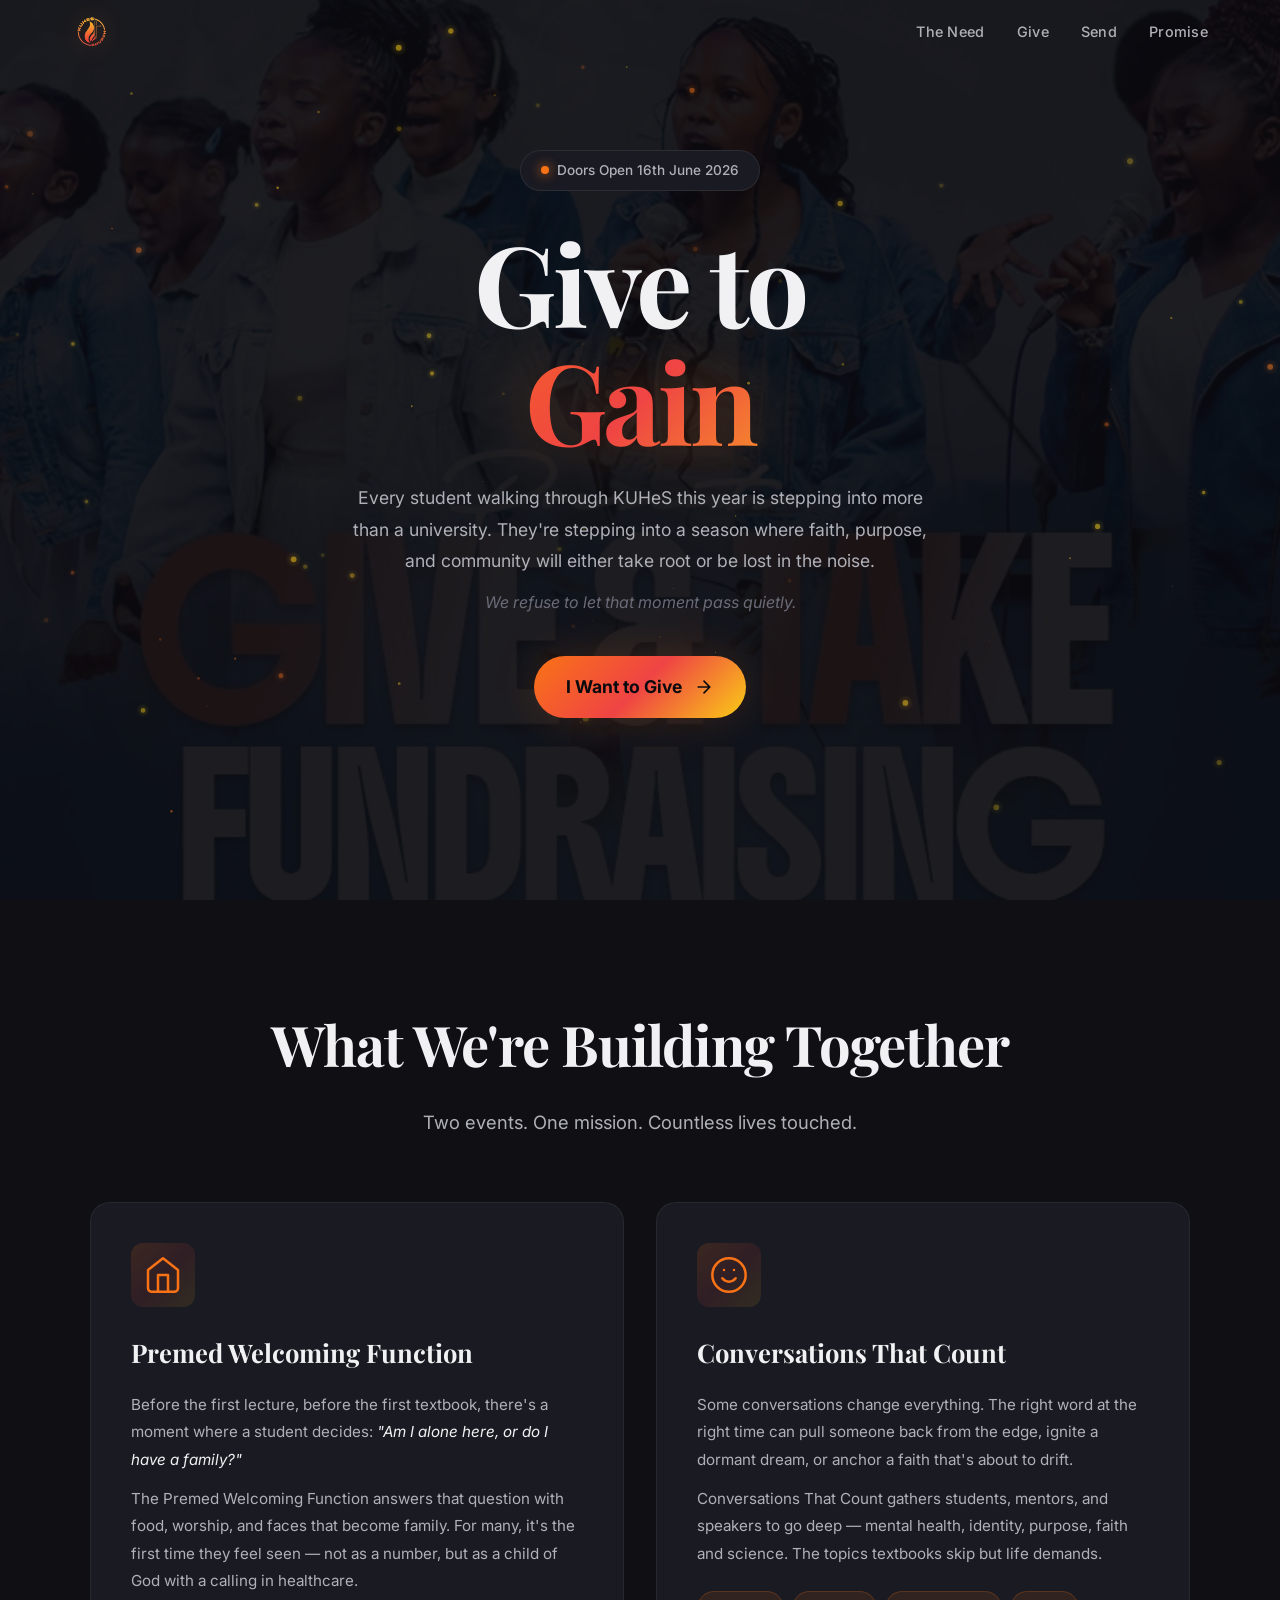
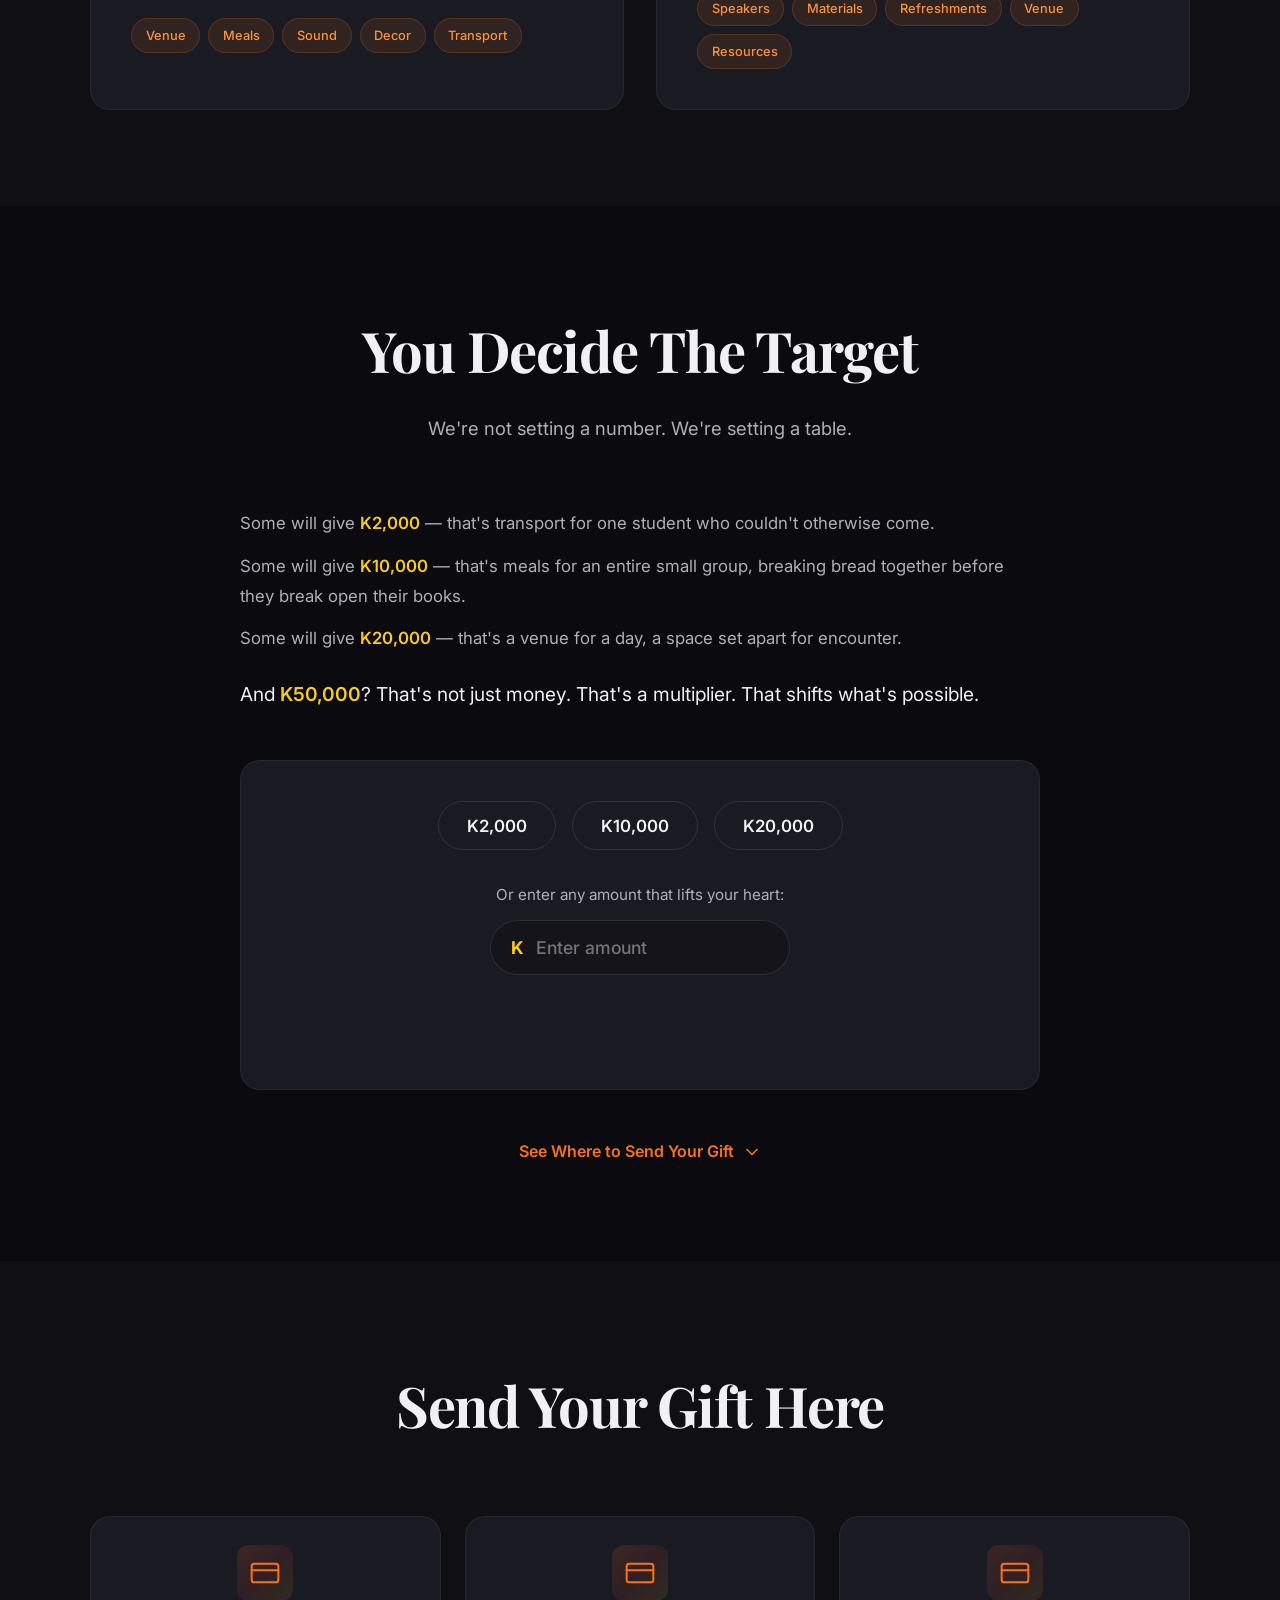
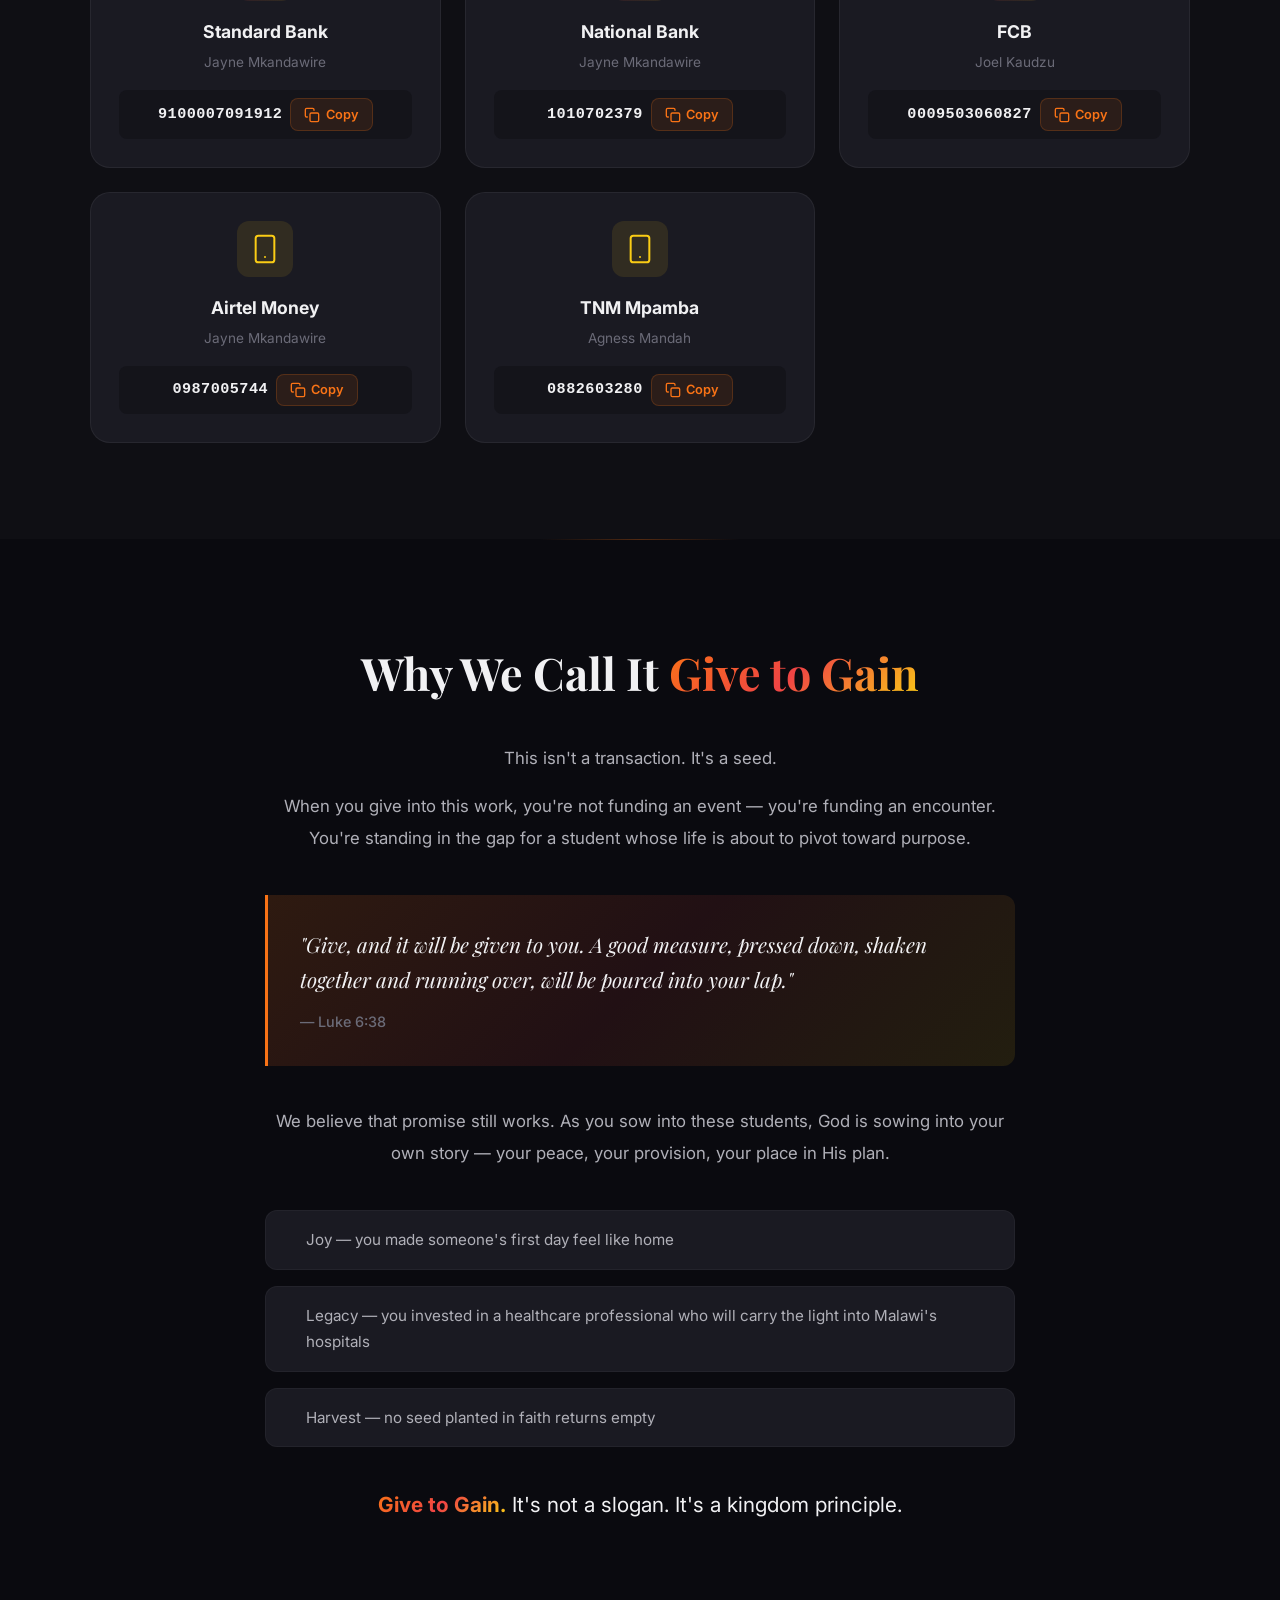
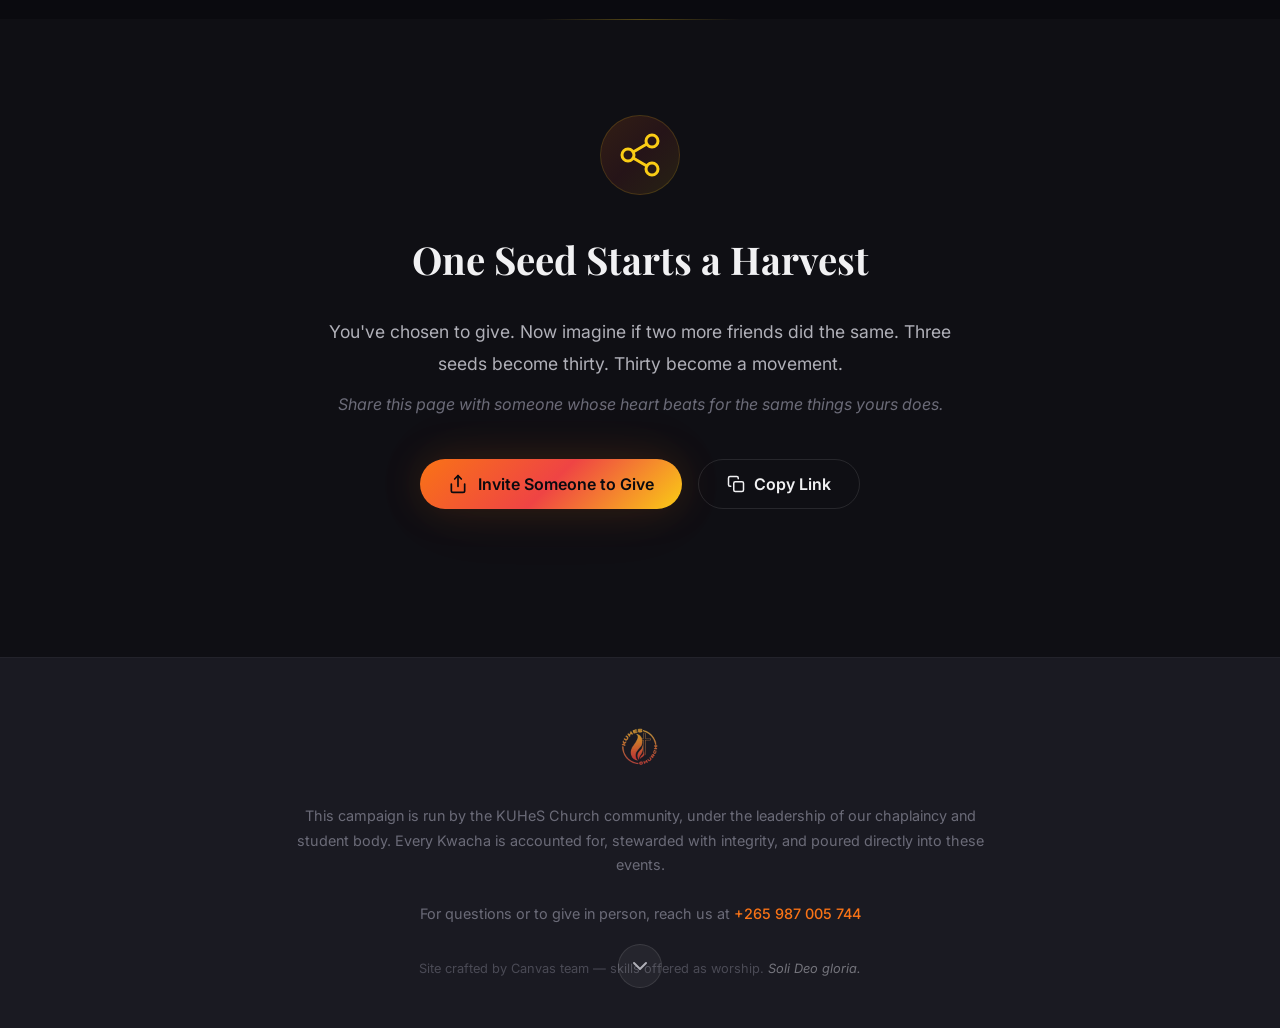
<file: index.html>
<!DOCTYPE html>
<html lang="en">
<head>
    <meta charset="UTF-8">
    <meta name="viewport" content="width=device-width, initial-scale=1.0, maximum-scale=1.0, user-scalable=no">
    <meta name="description" content="Give to Gain — KUHeS Church 2026. Help us create a warm, impactful first experience for every student walking through KUHeS this year.">
    
    <!-- Open Graph / Social Preview -->
    <meta property="og:title" content="Give to Gain — KUHeS Church 2026">
    <meta property="og:description" content="Two events. One mission. Countless lives touched. Give what lifts your heart.">
    <meta property="og:type" content="website">
    <meta property="og:image" content="https://give-to-gain.netlify.app/assets/og-image.jpg">
    <meta property="og:image:width" content="1200">
    <meta property="og:image:height" content="630">
    <meta property="og:image:alt" content="Give to Gain - KUHeS Church 2026 campaign">
    <meta property="og:site_name" content="KUHeS Church">
    <meta property="og:locale" content="en_MW">
    
    <!-- Twitter Card -->
    <meta name="twitter:card" content="summary_large_image">
    <meta name="twitter:title" content="Give to Gain — KUHeS Church 2026">
    <meta name="twitter:description" content="Two events. One mission. Countless lives touched. Give what lifts your heart.">
    <meta name="twitter:image" content="https://give-to-gain.netlify.app/assets/og-image.jpg">
    <meta name="twitter:image:alt" content="Give to Gain - KUHeS Church 2026 campaign">
    
    <meta name="theme-color" content="#0f0f14">
    <title>Give to Gain | KUHeS Church 2026</title>
    <link rel="icon" type="image/svg+xml" href="favicon.svg">
    <link rel="preconnect" href="https://fonts.googleapis.com">
    <link rel="preconnect" href="https://fonts.gstatic.com" crossorigin>
    <link href="https://fonts.googleapis.com/css2?family=Inter:wght@300;400;500;600;700;800;900&family=Playfair+Display:ital,wght@0,600;0,700;1,600&display=swap" rel="stylesheet">
    <link rel="stylesheet" href="css/style.css">
</head>
<body>
    <!-- Particle Canvas -->
    <canvas id="particleCanvas"></canvas>

    <!-- Hero Background Image (faded) -->
    <div class="hero-bg-image" id="heroBgImage"></div>

    <!-- Navigation -->
    <nav class="nav" id="navbar">
        <div class="nav-inner">
            <a href="#hero" class="nav-logo">
                <img src="assets/logo.png" alt="KUHeS Church" class="logo-img">
            </a>
            <div class="nav-links" id="navLinks">
                <a href="#need">The Need</a>
                <a href="#give">Give</a>
                <a href="#details">Send</a>
                <a href="#promise">Promise</a>
            </div>
            <button class="hamburger" id="hamburgerBtn" aria-label="Menu">
                <span></span>
                <span></span>
                <span></span>
            </button>
        </div>
    </nav>

    <!-- Mobile Menu Overlay -->
    <div class="mobile-menu-overlay" id="mobileMenuOverlay"></div>

    <!-- Back to Top Button -->
    <button class="back-to-top" id="backToTopBtn" aria-label="Back to top">
        <svg width="20" height="20" viewBox="0 0 24 24" fill="none" stroke="currentColor" stroke-width="2.5" stroke-linecap="round" stroke-linejoin="round">
            <path d="M18 15l-6-6-6 6"/>
        </svg>
    </button>

    <!-- Scroll Down Button (Hero) -->
    <a href="#need" class="scroll-down-btn" id="scrollDownBtn" aria-label="Scroll down">
        <svg width="24" height="24" viewBox="0 0 24 24" fill="none" stroke="currentColor" stroke-width="2" stroke-linecap="round" stroke-linejoin="round">
            <path d="M6 9l6 6 6-6"/>
        </svg>
    </a>

    <!-- SECTION 1: HERO -->
    <section class="hero" id="hero">
        <div class="hero-content">
            <div class="hero-badge">
                <span class="badge-dot"></span>
                Doors Open 16th June 2026
            </div>
            <h1 class="hero-title">
                <span class="title-line">Give to</span>
                <span class="title-line title-gain">Gain</span>
            </h1>
            <p class="hero-subtitle">
                Every student walking through KUHeS this year is stepping into more than a university. They're stepping into a season where faith, purpose, and community will either take root or be lost in the noise.
            </p>
            <p class="hero-subtitle-secondary">
                We refuse to let that moment pass quietly.
            </p>
            <div class="hero-cta">
                <a href="#give" class="cta-primary">
                    <span>I Want to Give</span>
                    <svg width="20" height="20" viewBox="0 0 24 24" fill="none" stroke="currentColor" stroke-width="2" stroke-linecap="round" stroke-linejoin="round">
                        <path d="M5 12h14M12 5l7 7-7 7"/>
                    </svg>
                </a>
            </div>
        </div>
    </section>

    <!-- SECTION 2: THE NEED -->
    <section class="need" id="need">
        <div class="section-header reveal">
            <h2 class="section-title">What We're Building Together</h2>
            <p class="section-subtitle">Two events. One mission. Countless lives touched.</p>
        </div>
        <div class="need-cards">
            <div class="need-card reveal">
                <div class="card-glow"></div>
                <div class="card-icon">
                    <svg width="40" height="40" viewBox="0 0 24 24" fill="none" stroke="currentColor" stroke-width="1.5" stroke-linecap="round" stroke-linejoin="round">
                        <path d="M3 9l9-7 9 7v11a2 2 0 0 1-2 2H5a2 2 0 0 1-2-2z"/>
                        <polyline points="9 22 9 12 15 12 15 22"/>
                    </svg>
                </div>
                <h3 class="card-title">Premed Welcoming Function</h3>
                <p class="card-body">
                    Before the first lecture, before the first textbook, there's a moment where a student decides: <em>"Am I alone here, or do I have a family?"</em>
                </p>
                <p class="card-body">
                    The Premed Welcoming Function answers that question with food, worship, and faces that become family. For many, it's the first time they feel seen — not as a number, but as a child of God with a calling in healthcare.
                </p>
                <div class="card-needs">
                    <span class="need-tag">Venue</span>
                    <span class="need-tag">Meals</span>
                    <span class="need-tag">Sound</span>
                    <span class="need-tag">Decor</span>
                    <span class="need-tag">Transport</span>
                </div>
            </div>
            <div class="need-card reveal">
                <div class="card-glow"></div>
                <div class="card-icon">
                    <svg width="40" height="40" viewBox="0 0 24 24" fill="none" stroke="currentColor" stroke-width="1.5" stroke-linecap="round" stroke-linejoin="round">
                        <circle cx="12" cy="12" r="10"/>
                        <path d="M8 14s1.5 2 4 2 4-2 4-2"/>
                        <line x1="9" y1="9" x2="9.01" y2="9"/>
                        <line x1="15" y1="9" x2="15.01" y2="9"/>
                    </svg>
                </div>
                <h3 class="card-title">Conversations That Count</h3>
                <p class="card-body">
                    Some conversations change everything. The right word at the right time can pull someone back from the edge, ignite a dormant dream, or anchor a faith that's about to drift.
                </p>
                <p class="card-body">
                    Conversations That Count gathers students, mentors, and speakers to go deep — mental health, identity, purpose, faith and science. The topics textbooks skip but life demands.
                </p>
                <div class="card-needs">
                    <span class="need-tag">Speakers</span>
                    <span class="need-tag">Materials</span>
                    <span class="need-tag">Refreshments</span>
                    <span class="need-tag">Venue</span>
                    <span class="need-tag">Resources</span>
                </div>
            </div>
        </div>
    </section>

    <!-- SECTION 3: YOUR PART -->
    <section class="give" id="give">
        <div class="section-header reveal">
            <h2 class="section-title">You Decide The Target</h2>
            <p class="section-subtitle">We're not setting a number. We're setting a table.</p>
        </div>
        <div class="give-content">
            <div class="give-text reveal">
                <p>Some will give <strong>K2,000</strong> — that's transport for one student who couldn't otherwise come.</p>
                <p>Some will give <strong>K10,000</strong> — that's meals for an entire small group, breaking bread together before they break open their books.</p>
                <p>Some will give <strong>K20,000</strong> — that's a venue for a day, a space set apart for encounter.</p>
                <p class="give-emphasis">And <strong>K50,000</strong>? That's not just money. That's a multiplier. That shifts what's possible.</p>
            </div>
            <div class="give-interactive reveal">
                <div class="amount-presets">
                    <button class="amount-btn" data-amount="2000">K2,000</button>
                    <button class="amount-btn" data-amount="10000">K10,000</button>
                    <button class="amount-btn" data-amount="20000">K20,000</button>
                </div>
                <div class="custom-amount">
                    <label for="customAmount">Or enter any amount that lifts your heart:</label>
                    <div class="amount-input-wrapper">
                        <span class="currency">K</span>
                        <input type="number" id="customAmount" placeholder="Enter amount" min="0" step="any" inputmode="numeric">
                    </div>
                </div>
                <div class="amount-confirmation" id="amountConfirmation"></div>
            </div>
        </div>
        <div class="give-scroll-to-details reveal">
            <a href="#details" class="cta-secondary">
                <span>See Where to Send Your Gift</span>
                <svg width="20" height="20" viewBox="0 0 24 24" fill="none" stroke="currentColor" stroke-width="2" stroke-linecap="round" stroke-linejoin="round">
                    <path d="M6 9l6 6 6-6"/>
                </svg>
            </a>
        </div>
    </section>

    <!-- SECTION 4: THE DETAILS -->
    <section class="details" id="details">
        <div class="section-header reveal">
            <h2 class="section-title">Send Your Gift Here</h2>
        </div>
        <div class="details-grid">
            <div class="detail-card reveal">
                <div class="bank-icon">
                    <svg width="32" height="32" viewBox="0 0 24 24" fill="none" stroke="currentColor" stroke-width="1.5" stroke-linecap="round" stroke-linejoin="round">
                        <rect x="2" y="5" width="20" height="14" rx="2"/>
                        <line x1="2" y1="10" x2="22" y2="10"/>
                    </svg>
                </div>
                <span class="bank-name">Standard Bank</span>
                <span class="account-name">Jayne Mkandawire</span>
                <div class="account-number-wrapper">
                    <code class="account-number">9100007091912</code>
                    <button class="copy-btn" data-copy="9100007091912" aria-label="Copy account number">
                        <svg width="16" height="16" viewBox="0 0 24 24" fill="none" stroke="currentColor" stroke-width="2" stroke-linecap="round" stroke-linejoin="round">
                            <rect x="9" y="9" width="13" height="13" rx="2" ry="2"/>
                            <path d="M5 15H4a2 2 0 0 1-2-2V4a2 2 0 0 1 2-2h9a2 2 0 0 1 2 2v1"/>
                        </svg>
                        <span>Copy</span>
                    </button>
                </div>
            </div>
            <div class="detail-card reveal">
                <div class="bank-icon">
                    <svg width="32" height="32" viewBox="0 0 24 24" fill="none" stroke="currentColor" stroke-width="1.5" stroke-linecap="round" stroke-linejoin="round">
                        <rect x="2" y="5" width="20" height="14" rx="2"/>
                        <line x1="2" y1="10" x2="22" y2="10"/>
                    </svg>
                </div>
                <span class="bank-name">National Bank</span>
                <span class="account-name">Jayne Mkandawire</span>
                <div class="account-number-wrapper">
                    <code class="account-number">1010702379</code>
                    <button class="copy-btn" data-copy="1010702379" aria-label="Copy account number">
                        <svg width="16" height="16" viewBox="0 0 24 24" fill="none" stroke="currentColor" stroke-width="2" stroke-linecap="round" stroke-linejoin="round">
                            <rect x="9" y="9" width="13" height="13" rx="2" ry="2"/>
                            <path d="M5 15H4a2 2 0 0 1-2-2V4a2 2 0 0 1 2-2h9a2 2 0 0 1 2 2v1"/>
                        </svg>
                        <span>Copy</span>
                    </button>
                </div>
            </div>
            <div class="detail-card reveal">
                <div class="bank-icon">
                    <svg width="32" height="32" viewBox="0 0 24 24" fill="none" stroke="currentColor" stroke-width="1.5" stroke-linecap="round" stroke-linejoin="round">
                        <rect x="2" y="5" width="20" height="14" rx="2"/>
                        <line x1="2" y1="10" x2="22" y2="10"/>
                    </svg>
                </div>
                <span class="bank-name">FCB</span>
                <span class="account-name">Joel Kaudzu</span>
                <div class="account-number-wrapper">
                    <code class="account-number">0009503060827</code>
                    <button class="copy-btn" data-copy="0009503060827" aria-label="Copy account number">
                        <svg width="16" height="16" viewBox="0 0 24 24" fill="none" stroke="currentColor" stroke-width="2" stroke-linecap="round" stroke-linejoin="round">
                            <rect x="9" y="9" width="13" height="13" rx="2" ry="2"/>
                            <path d="M5 15H4a2 2 0 0 1-2-2V4a2 2 0 0 1 2-2h9a2 2 0 0 1 2 2v1"/>
                        </svg>
                        <span>Copy</span>
                    </button>
                </div>
            </div>
            <div class="detail-card reveal">
                <div class="bank-icon mobile-icon">
                    <svg width="32" height="32" viewBox="0 0 24 24" fill="none" stroke="currentColor" stroke-width="1.5" stroke-linecap="round" stroke-linejoin="round">
                        <rect x="5" y="2" width="14" height="20" rx="2" ry="2"/>
                        <line x1="12" y1="18" x2="12.01" y2="18"/>
                    </svg>
                </div>
                <span class="bank-name">Airtel Money</span>
                <span class="account-name">Jayne Mkandawire</span>
                <div class="account-number-wrapper">
                    <code class="account-number">0987005744</code>
                    <button class="copy-btn" data-copy="0987005744" aria-label="Copy phone number">
                        <svg width="16" height="16" viewBox="0 0 24 24" fill="none" stroke="currentColor" stroke-width="2" stroke-linecap="round" stroke-linejoin="round">
                            <rect x="9" y="9" width="13" height="13" rx="2" ry="2"/>
                            <path d="M5 15H4a2 2 0 0 1-2-2V4a2 2 0 0 1 2-2h9a2 2 0 0 1 2 2v1"/>
                        </svg>
                        <span>Copy</span>
                    </button>
                </div>
            </div>
            <div class="detail-card reveal">
                <div class="bank-icon mobile-icon">
                    <svg width="32" height="32" viewBox="0 0 24 24" fill="none" stroke="currentColor" stroke-width="1.5" stroke-linecap="round" stroke-linejoin="round">
                        <rect x="5" y="2" width="14" height="20" rx="2" ry="2"/>
                        <line x1="12" y1="18" x2="12.01" y2="18"/>
                    </svg>
                </div>
                <span class="bank-name">TNM Mpamba</span>
                <span class="account-name">Agness Mandah</span>
                <div class="account-number-wrapper">
                    <code class="account-number">0882603280</code>
                    <button class="copy-btn" data-copy="0882603280" aria-label="Copy phone number">
                        <svg width="16" height="16" viewBox="0 0 24 24" fill="none" stroke="currentColor" stroke-width="2" stroke-linecap="round" stroke-linejoin="round">
                            <rect x="9" y="9" width="13" height="13" rx="2" ry="2"/>
                            <path d="M5 15H4a2 2 0 0 1-2-2V4a2 2 0 0 1 2-2h9a2 2 0 0 1 2 2v1"/>
                        </svg>
                        <span>Copy</span>
                    </button>
                </div>
            </div>
        </div>
        <div class="toast" id="toast">
            <span class="toast-icon">✓</span>
            <span class="toast-message">Copied! Go with God.</span>
        </div>
    </section>

    <!-- SECTION 5: THE PROMISE -->
    <section class="promise" id="promise">
        <div class="promise-inner reveal">
            <h2 class="promise-title">Why We Call It <em>Give to Gain</em></h2>
            <p class="promise-body">This isn't a transaction. It's a seed.</p>
            <p class="promise-body">When you give into this work, you're not funding an event — you're funding an encounter. You're standing in the gap for a student whose life is about to pivot toward purpose.</p>
            <div class="scripture">
                <p class="scripture-text">"Give, and it will be given to you. A good measure, pressed down, shaken together and running over, will be poured into your lap."</p>
                <p class="scripture-ref">— Luke 6:38</p>
            </div>
            <p class="promise-body">We believe that promise still works. As you sow into these students, God is sowing into your own story — your peace, your provision, your place in His plan.</p>
            <div class="promise-gains">
                <div class="gain-item"><span class="gain-icon"></span><span>Joy — you made someone's first day feel like home</span></div>
                <div class="gain-item"><span class="gain-icon"></span><span>Legacy — you invested in a healthcare professional who will carry the light into Malawi's hospitals</span></div>
                <div class="gain-item"><span class="gain-icon"></span><span>Harvest — no seed planted in faith returns empty</span></div>
            </div>
            <p class="promise-tagline"><strong>Give to Gain.</strong> It's not a slogan. It's a kingdom principle.</p>
        </div>
    </section>


        <!-- SECTION: INVITE OTHERS -->
    <section class="invite" id="invite">
        <div class="invite-inner reveal">
            <div class="invite-icon">
                <svg width="48" height="48" viewBox="0 0 24 24" fill="none" stroke="currentColor" stroke-width="1.5" stroke-linecap="round" stroke-linejoin="round">
                    <circle cx="18" cy="5" r="3"/>
                    <circle cx="6" cy="12" r="3"/>
                    <circle cx="18" cy="19" r="3"/>
                    <line x1="8.59" y1="13.51" x2="15.42" y2="17.49"/>
                    <line x1="15.41" y1="6.51" x2="8.59" y2="10.49"/>
                </svg>
            </div>
            <h2 class="invite-title">One Seed Starts a Harvest</h2>
            <p class="invite-body">
                You've chosen to give. Now imagine if two more friends did the same. Three seeds become thirty. Thirty become a movement.
            </p>
            <p class="invite-body-secondary">
                Share this page with someone whose heart beats for the same things yours does.
            </p>
            <div class="invite-actions">
                <button class="share-btn" id="shareBtn">
                    <svg width="20" height="20" viewBox="0 0 24 24" fill="none" stroke="currentColor" stroke-width="2" stroke-linecap="round" stroke-linejoin="round">
                        <path d="M4 12v8a2 2 0 0 0 2 2h12a2 2 0 0 0 2-2v-8"/>
                        <polyline points="16 6 12 2 8 6"/>
                        <line x1="12" y1="2" x2="12" y2="15"/>
                    </svg>
                    <span>Invite Someone to Give</span>
                </button>
                <button class="copy-link-btn" id="copyLinkBtn">
                    <svg width="18" height="18" viewBox="0 0 24 24" fill="none" stroke="currentColor" stroke-width="2" stroke-linecap="round" stroke-linejoin="round">
                        <rect x="9" y="9" width="13" height="13" rx="2" ry="2"/>
                        <path d="M5 15H4a2 2 0 0 1-2-2V4a2 2 0 0 1 2-2h9a2 2 0 0 1 2 2v1"/>
                    </svg>
                    <span>Copy Link</span>
                </button>
            </div>
            <p class="invite-confirmation" id="inviteConfirmation"></p>
        </div>
    </section>

    <!-- SECTION 6: FOOTER -->
    <footer class="footer">
        <div class="footer-inner">
            <div class="footer-logo">
                <img src="assets/logo.png" alt="KUHeS Church" class="logo-img">
            </div>
            <p class="footer-endorsement">This campaign is run by the KUHeS Church community, under the leadership of our chaplaincy and student body. Every Kwacha is accounted for, stewarded with integrity, and poured directly into these events.</p>
            <div class="footer-links">
                <span>For questions or to give in person, reach us at <a href="tel:+265987005744">+265 987 005 744</a></span>
            </div>
            <p class="footer-credit">Site crafted by Canvas team — skills offered as worship. <em>Soli Deo gloria.</em></p>
        </div>
    </footer>

    <script src="js/main.js"></script>
</body>
</html>
</file>
<file: css/style.css>
/* ============================================
   GIVE TO GAIN — KUHeS CHURCH 2025
   Premium Static Site Stylesheet v2
   ============================================ */

/* --- CSS Custom Properties --- */
:root {
    --bg-deep: #0a0a0f;
    --bg-primary: #0f0f14;
    --bg-secondary: #14141a;
    --bg-card: #1a1a22;
    --bg-card-hover: #1f1f2a;
    --text-primary: #f1f1f3;
    --text-secondary: #b0b0b8;
    --text-muted: #6b6b78;
    --flame-orange: #F97316;
    --flame-gold: #FACC15;
    --flame-red: #EF4444;
    --flame-amber: #FB923C;
    --gradient-flame: linear-gradient(135deg, #F97316, #EF4444, #FACC15);
    --gradient-flame-subtle: linear-gradient(135deg, rgba(249, 115, 22, 0.15), rgba(239, 68, 68, 0.1), rgba(250, 204, 21, 0.1));
    --radius-sm: 8px;
    --radius-md: 12px;
    --radius-lg: 20px;
    --radius-xl: 28px;
    --shadow-glow: 0 0 40px rgba(249, 115, 22, 0.15), 0 0 80px rgba(249, 115, 22, 0.05);
    --shadow-card: 0 4px 24px rgba(0, 0, 0, 0.3);
    --transition-fast: 150ms cubic-bezier(0.4, 0, 0.2, 1);
    --transition-smooth: 300ms cubic-bezier(0.4, 0, 0.2, 1);
    --transition-bounce: 400ms cubic-bezier(0.34, 1.56, 0.64, 1);
    --font-sans: 'Inter', -apple-system, BlinkMacSystemFont, 'Segoe UI', Roboto, sans-serif;
    --font-display: 'Playfair Display', Georgia, 'Times New Roman', serif;
    --nav-height: 64px;
}

/* --- Reset & Base --- */
*, *::before, *::after {
    box-sizing: border-box;
    margin: 0;
    padding: 0;
}

html {
    scroll-behavior: smooth;
    font-size: 16px;
    -webkit-font-smoothing: antialiased;
    -moz-osx-font-smoothing: grayscale;
    overflow-x: hidden;
    width: 100%;
}

body {
    font-family: var(--font-sans);
    background-color: var(--bg-deep);
    color: var(--text-primary);
    line-height: 1.7;
    overflow-x: hidden;
    width: 100%;
    max-width: 100vw;
    position: relative;
}

::selection {
    background: rgba(249, 115, 22, 0.4);
    color: var(--text-primary);
}

img {
    max-width: 100%;
    height: auto;
}

/* --- Particle Canvas --- */
#particleCanvas {
    position: fixed;
    top: 0;
    left: 0;
    width: 100%;
    height: 100%;
    pointer-events: none;
    z-index: 0;
}

/* --- Hero Background Image --- */
.hero-bg-image {
    position: fixed;
    top: 0;
    left: 0;
    width: 100%;
    height: 100vh;
    background-size: cover;
    background-position: center;
    background-repeat: no-repeat;
    opacity: 0.08;
    z-index: 0;
    pointer-events: none;
    will-change: transform;
    transform: translateZ(0);
}

/* --- Navigation --- */
.nav {
    position: fixed;
    top: 0;
    left: 0;
    right: 0;
    z-index: 1000;
    height: var(--nav-height);
    transition: background var(--transition-smooth), backdrop-filter var(--transition-smooth), transform var(--transition-smooth);
    transform: translateZ(0);
    will-change: transform;
}

.nav.scrolled {
    background: rgba(10, 10, 15, 0.9);
    backdrop-filter: blur(20px);
    -webkit-backdrop-filter: blur(20px);
    border-bottom: 1px solid rgba(255, 255, 255, 0.05);
}

.nav-inner {
    max-width: 1200px;
    margin: 0 auto;
    padding: 0 2rem;
    display: flex;
    align-items: center;
    justify-content: space-between;
    height: 100%;
}

.nav-logo {
    display: flex;
    align-items: center;
    text-decoration: none;
    z-index: 1001;
}

.nav-logo .logo-img {
    height: 40px;
    width: auto;
    filter: drop-shadow(0 0 12px rgba(249, 115, 22, 0.3));
    transition: filter var(--transition-smooth), transform var(--transition-smooth);
}

.nav-logo:hover .logo-img {
    filter: drop-shadow(0 0 20px rgba(249, 115, 22, 0.5));
    transform: scale(1.05);
}

.nav-links {
    display: flex;
    gap: 2rem;
    list-style: none;
}

.nav-links a {
    color: var(--text-secondary);
    text-decoration: none;
    font-size: 0.9rem;
    font-weight: 500;
    letter-spacing: 0.02em;
    transition: color var(--transition-fast);
    position: relative;
}

.nav-links a::after {
    content: '';
    position: absolute;
    bottom: -4px;
    left: 0;
    width: 0;
    height: 2px;
    background: var(--gradient-flame);
    border-radius: 1px;
    transition: width var(--transition-smooth);
}

.nav-links a:hover,
.nav-links a:focus-visible {
    color: var(--text-primary);
}

.nav-links a:hover::after,
.nav-links a:focus-visible::after {
    width: 100%;
}

/* --- Hamburger Button --- */
.hamburger {
    display: none;
    background: none;
    border: none;
    cursor: pointer;
    padding: 0.5rem;
    z-index: 1001;
    flex-direction: column;
    gap: 5px;
    width: 40px;
    height: 40px;
    align-items: center;
    justify-content: center;
}

.hamburger span {
    display: block;
    width: 24px;
    height: 2px;
    background: var(--text-primary);
    border-radius: 2px;
    transition: all 0.3s cubic-bezier(0.4, 0, 0.2, 1);
    transform-origin: center;
}

.hamburger.active span:nth-child(1) {
    transform: translateY(7px) rotate(45deg);
}

.hamburger.active span:nth-child(2) {
    opacity: 0;
    transform: scaleX(0);
}

.hamburger.active span:nth-child(3) {
    transform: translateY(-7px) rotate(-45deg);
}

/* --- Mobile Menu Overlay --- */
.mobile-menu-overlay {
    display: none;
    position: fixed;
    inset: 0;
    background: rgba(0, 0, 0, 0.6);
    z-index: 998;
    opacity: 0;
    transition: opacity var(--transition-smooth);
}

.mobile-menu-overlay.active {
    display: block;
    opacity: 1;
}

/* --- Back to Top Button --- */
.back-to-top {
    position: fixed;
    bottom: 2rem;
    right: 2rem;
    width: 48px;
    height: 48px;
    border-radius: 50%;
    background: var(--bg-card);
    border: 1px solid rgba(255, 255, 255, 0.1);
    color: var(--text-primary);
    cursor: pointer;
    display: flex;
    align-items: center;
    justify-content: center;
    z-index: 999;
    opacity: 0;
    transform: translateY(20px);
    pointer-events: none;
    transition: all var(--transition-bounce);
    box-shadow: 0 4px 16px rgba(0, 0, 0, 0.3);
}

.back-to-top.visible {
    opacity: 1;
    transform: translateY(0);
    pointer-events: auto;
}

.back-to-top:hover {
    background: var(--bg-card-hover);
    border-color: var(--flame-orange);
    box-shadow: var(--shadow-glow);
    transform: translateY(-3px);
}

/* --- Scroll Down Button --- */
.scroll-down-btn {
    position: absolute;
    bottom: 2.5rem;
    left: 50%;
    transform: translateX(-50%);
    width: 44px;
    height: 44px;
    border-radius: 50%;
    background: rgba(255, 255, 255, 0.05);
    border: 1px solid rgba(255, 255, 255, 0.1);
    color: var(--text-secondary);
    cursor: pointer;
    display: flex;
    align-items: center;
    justify-content: center;
    z-index: 10;
    transition: all var(--transition-smooth);
    animation: bounceDown 2s ease-in-out infinite;
    text-decoration: none;
}

.scroll-down-btn:hover {
    background: rgba(249, 115, 22, 0.15);
    border-color: var(--flame-orange);
    color: var(--flame-orange);
}

.scroll-down-btn.hidden {
    opacity: 0;
    pointer-events: none;
}

@keyframes bounceDown {
    0%, 100% { transform: translateX(-50%) translateY(0); }
    50% { transform: translateX(-50%) translateY(8px); }
}

/* --- Sections Base --- */
section {
    position: relative;
    z-index: 1;
    padding: 6rem 2rem;
    max-width: 100vw;
    overflow-x: hidden;
}

.section-header {
    text-align: center;
    margin-bottom: 4rem;
}

.section-title {
    font-family: var(--font-display);
    font-size: clamp(2rem, 5vw, 3.5rem);
    font-weight: 700;
    color: var(--text-primary);
    margin-bottom: 1rem;
    letter-spacing: -0.02em;
}

.section-subtitle {
    font-size: 1.15rem;
    color: var(--text-secondary);
    max-width: 600px;
    margin: 0 auto;
}

/* --- Reveal Animation --- */
.reveal {
    opacity: 0;
    transform: translateY(40px);
    transition: opacity 0.8s cubic-bezier(0.4, 0, 0.2, 1), transform 0.8s cubic-bezier(0.4, 0, 0.2, 1);
}

.reveal.visible {
    opacity: 1;
    transform: translateY(0);
}

/* --- HERO SECTION --- */
.hero {
    min-height: 100vh;
    display: flex;
    flex-direction: column;
    align-items: center;
    justify-content: center;
    text-align: center;
    padding-top: var(--nav-height);
    position: relative;
}

.hero-content {
    max-width: 800px;
    margin: 0 auto;
    padding: 0 1rem;
}

.hero-badge {
    display: inline-flex;
    align-items: center;
    gap: 0.5rem;
    padding: 0.5rem 1.25rem;
    background: var(--bg-card);
    border: 1px solid rgba(255, 255, 255, 0.08);
    border-radius: 50px;
    font-size: 0.85rem;
    font-weight: 500;
    color: var(--text-secondary);
    margin-bottom: 2rem;
    animation: fadeInUp 0.8s ease-out;
}

.badge-dot {
    width: 8px;
    height: 8px;
    border-radius: 50%;
    background: var(--flame-orange);
    animation: dotPulse 2s ease-in-out infinite;
    box-shadow: 0 0 12px var(--flame-orange);
}

@keyframes dotPulse {
    0%, 100% { opacity: 1; box-shadow: 0 0 12px var(--flame-orange); }
    50% { opacity: 0.5; box-shadow: 0 0 24px var(--flame-orange); }
}

@keyframes fadeInUp {
    from { opacity: 0; transform: translateY(20px); }
    to { opacity: 1; transform: translateY(0); }
}

.hero-title {
    font-family: var(--font-display);
    font-size: clamp(3rem, 10vw, 7rem);
    font-weight: 700;
    line-height: 1.05;
    letter-spacing: -0.03em;
    margin-bottom: 1.5rem;
    animation: fadeInUp 1s ease-out 0.1s both;
}

.title-line {
    display: block;
}

.title-gain {
    background: var(--gradient-flame);
    -webkit-background-clip: text;
    -webkit-text-fill-color: transparent;
    background-clip: text;
    filter: drop-shadow(0 0 30px rgba(249, 115, 22, 0.3));
}

.hero-subtitle {
    font-size: 1.1rem;
    color: var(--text-secondary);
    max-width: 600px;
    margin: 0 auto 0.75rem;
    animation: fadeInUp 1s ease-out 0.2s both;
    line-height: 1.8;
}

.hero-subtitle-secondary {
    font-size: 1rem;
    color: var(--text-muted);
    font-style: italic;
    margin-bottom: 2.5rem;
    animation: fadeInUp 1s ease-out 0.3s both;
}

.hero-cta {
    animation: fadeInUp 1s ease-out 0.4s both;
}

.cta-primary {
    display: inline-flex;
    align-items: center;
    gap: 0.75rem;
    padding: 1rem 2rem;
    background: var(--gradient-flame);
    color: #0a0a0f;
    font-weight: 700;
    font-size: 1.1rem;
    border-radius: 50px;
    text-decoration: none;
    transition: transform var(--transition-bounce), box-shadow var(--transition-smooth);
    box-shadow: var(--shadow-glow);
    position: relative;
    overflow: hidden;
}

.cta-primary::before {
    content: '';
    position: absolute;
    top: 0;
    left: -100%;
    width: 100%;
    height: 100%;
    background: linear-gradient(90deg, transparent, rgba(255, 255, 255, 0.2), transparent);
    transition: left 0.5s;
}

.cta-primary:hover {
    transform: scale(1.05);
    box-shadow: 0 0 60px rgba(249, 115, 22, 0.3), 0 0 100px rgba(249, 115, 22, 0.1);
}

.cta-primary:hover::before {
    left: 100%;
}

.cta-primary svg {
    transition: transform var(--transition-smooth);
}

.cta-primary:hover svg {
    transform: translateX(4px);
}

/* --- THE NEED SECTION --- */
.need {
    background: var(--bg-primary);
}

.need-cards {
    display: grid;
    grid-template-columns: repeat(auto-fit, minmax(340px, 1fr));
    gap: 2rem;
    max-width: 1100px;
    margin: 0 auto;
}

.need-card {
    background: var(--bg-card);
    border: 1px solid rgba(255, 255, 255, 0.06);
    border-radius: var(--radius-lg);
    padding: 2.5rem;
    position: relative;
    overflow: hidden;
    transition: all var(--transition-smooth);
}

.need-card:hover {
    background: var(--bg-card-hover);
    border-color: rgba(249, 115, 22, 0.2);
    transform: translateY(-4px);
    box-shadow: var(--shadow-card);
}

.card-glow {
    position: absolute;
    top: -50%;
    left: -50%;
    width: 200%;
    height: 200%;
    background: radial-gradient(circle at center, rgba(249, 115, 22, 0.03), transparent 70%);
    pointer-events: none;
    transition: opacity var(--transition-smooth);
    opacity: 0;
}

.need-card:hover .card-glow {
    opacity: 1;
}

.card-icon {
    width: 64px;
    height: 64px;
    border-radius: var(--radius-md);
    background: var(--gradient-flame-subtle);
    display: flex;
    align-items: center;
    justify-content: center;
    margin-bottom: 1.5rem;
    color: var(--flame-orange);
}

.card-title {
    font-family: var(--font-display);
    font-size: 1.6rem;
    font-weight: 700;
    margin-bottom: 1rem;
    color: var(--text-primary);
}

.card-body {
    color: var(--text-secondary);
    margin-bottom: 0.75rem;
    font-size: 0.95rem;
    line-height: 1.8;
}

.card-body em {
    color: var(--text-primary);
    font-style: italic;
}

.card-needs {
    display: flex;
    flex-wrap: wrap;
    gap: 0.5rem;
    margin-top: 1.5rem;
}

.need-tag {
    padding: 0.35rem 0.85rem;
    background: rgba(249, 115, 22, 0.1);
    border: 1px solid rgba(249, 115, 22, 0.2);
    border-radius: 50px;
    font-size: 0.8rem;
    color: var(--flame-amber);
    font-weight: 500;
}

/* --- GIVE SECTION --- */
.give {
    background: var(--bg-deep);
}

.give-content {
    max-width: 800px;
    margin: 0 auto;
}

.give-text {
    margin-bottom: 3rem;
}

.give-text p {
    font-size: 1.05rem;
    color: var(--text-secondary);
    margin-bottom: 0.75rem;
    line-height: 1.8;
}

.give-text strong {
    color: var(--flame-gold);
    font-weight: 600;
}

.give-emphasis {
    font-size: 1.2rem !important;
    color: var(--text-primary) !important;
    margin-top: 1.5rem !important;
}

.give-interactive {
    background: var(--bg-card);
    border: 1px solid rgba(255, 255, 255, 0.06);
    border-radius: var(--radius-lg);
    padding: 2.5rem;
    text-align: center;
}

.amount-presets {
    display: flex;
    flex-wrap: wrap;
    gap: 1rem;
    justify-content: center;
    margin-bottom: 2rem;
}

.amount-btn {
    padding: 0.85rem 1.75rem;
    background: transparent;
    border: 1px solid rgba(255, 255, 255, 0.1);
    border-radius: 50px;
    color: var(--text-primary);
    font-size: 1.05rem;
    font-weight: 600;
    cursor: pointer;
    transition: all var(--transition-bounce);
    font-family: var(--font-sans);
}

.amount-btn:hover {
    border-color: var(--flame-orange);
    transform: scale(1.05);
    box-shadow: var(--shadow-glow);
}

.amount-btn.selected {
    background: var(--gradient-flame);
    border-color: transparent;
    color: #0a0a0f;
    box-shadow: var(--shadow-glow);
    transform: scale(1.05);
}

.custom-amount {
    margin-bottom: 1.5rem;
}

.custom-amount label {
    display: block;
    color: var(--text-secondary);
    font-size: 0.95rem;
    margin-bottom: 0.75rem;
}

.amount-input-wrapper {
    display: flex;
    align-items: center;
    max-width: 300px;
    margin: 0 auto;
    background: var(--bg-secondary);
    border: 1px solid rgba(255, 255, 255, 0.1);
    border-radius: 50px;
    padding: 0.25rem 0.25rem 0.25rem 1.25rem;
    transition: border-color var(--transition-smooth), box-shadow var(--transition-smooth);
}

.amount-input-wrapper:focus-within {
    border-color: var(--flame-orange);
    box-shadow: 0 0 0 3px rgba(249, 115, 22, 0.15);
}

.currency {
    font-size: 1.1rem;
    font-weight: 700;
    color: var(--flame-gold);
    margin-right: 0.25rem;
}

#customAmount {
    flex: 1;
    background: transparent;
    border: none;
    outline: none;
    color: var(--text-primary);
    font-size: 1.1rem;
    font-weight: 500;
    padding: 0.75rem 0.5rem;
    font-family: var(--font-sans);
    -moz-appearance: textfield;
    min-width: 0;
}

#customAmount::-webkit-inner-spin-button,
#customAmount::-webkit-outer-spin-button {
    -webkit-appearance: none;
    margin: 0;
}

.amount-confirmation {
    min-height: 50px;
    display: flex;
    align-items: center;
    justify-content: center;
}

.confirmation-message {
    padding: 0.75rem 1.5rem;
    background: rgba(250, 204, 21, 0.1);
    border: 1px solid rgba(250, 204, 21, 0.2);
    border-radius: 50px;
    color: var(--flame-gold);
    font-size: 0.95rem;
    animation: confirmationIn 0.5s cubic-bezier(0.34, 1.56, 0.64, 1);
}

@keyframes confirmationIn {
    from { opacity: 0; transform: scale(0.9) translateY(10px); }
    to { opacity: 1; transform: scale(1) translateY(0); }
}

.give-scroll-to-details {
    text-align: center;
    margin-top: 3rem;
}

.cta-secondary {
    display: inline-flex;
    align-items: center;
    gap: 0.5rem;
    color: var(--flame-orange);
    text-decoration: none;
    font-weight: 600;
    font-size: 1rem;
    transition: all var(--transition-smooth);
}

.cta-secondary:hover {
    gap: 0.75rem;
    color: var(--flame-gold);
}

.cta-secondary svg {
    transition: transform var(--transition-smooth);
}

.cta-secondary:hover svg {
    transform: translateY(4px);
}

/* --- DETAILS SECTION --- */
.details {
    background: var(--bg-primary);
}

.details-grid {
    display: grid;
    grid-template-columns: repeat(auto-fill, minmax(280px, 1fr));
    gap: 1.5rem;
    max-width: 1100px;
    margin: 0 auto;
}

.detail-card {
    background: var(--bg-card);
    border: 1px solid rgba(255, 255, 255, 0.06);
    border-radius: var(--radius-lg);
    padding: 1.75rem;
    text-align: center;
    transition: all var(--transition-smooth);
}

.detail-card:hover {
    transform: translateY(-2px);
    box-shadow: var(--shadow-card);
    background: var(--bg-card-hover);
    border-color: rgba(249, 115, 22, 0.2);
}

.bank-icon {
    width: 56px;
    height: 56px;
    border-radius: var(--radius-md);
    background: var(--gradient-flame-subtle);
    display: flex;
    align-items: center;
    justify-content: center;
    margin: 0 auto 1rem;
    color: var(--flame-orange);
}

.mobile-icon {
    background: rgba(250, 204, 21, 0.1);
    color: var(--flame-gold);
}

.bank-name {
    display: block;
    font-weight: 700;
    font-size: 1.1rem;
    color: var(--text-primary);
    margin-bottom: 0.25rem;
}

.account-name {
    display: block;
    font-size: 0.85rem;
    color: var(--text-muted);
    margin-bottom: 1rem;
}

.account-number-wrapper {
    display: flex;
    align-items: center;
    gap: 0.5rem;
    background: var(--bg-secondary);
    border-radius: var(--radius-sm);
    padding: 0.5rem;
    justify-content: center;
    flex-wrap: wrap;
}

.account-number {
    font-size: 0.95rem;
    font-weight: 600;
    color: var(--text-primary);
    letter-spacing: 0.03em;
    font-family: 'SF Mono', 'Fira Code', 'Consolas', monospace;
    user-select: all;
    word-break: break-all;
}

.copy-btn {
    display: flex;
    align-items: center;
    gap: 0.35rem;
    padding: 0.45rem 0.8rem;
    background: rgba(249, 115, 22, 0.1);
    border: 1px solid rgba(249, 115, 22, 0.2);
    border-radius: var(--radius-sm);
    color: var(--flame-orange);
    font-size: 0.8rem;
    font-weight: 600;
    cursor: pointer;
    transition: all var(--transition-fast);
    white-space: nowrap;
    font-family: var(--font-sans);
}

.copy-btn:hover {
    background: rgba(249, 115, 22, 0.2);
    border-color: rgba(249, 115, 22, 0.4);
}

.copy-btn.copied {
    background: rgba(34, 197, 94, 0.15);
    border-color: rgba(34, 197, 94, 0.3);
    color: #22c55e;
}

/* Toast */
.toast {
    position: fixed;
    bottom: 2rem;
    left: 50%;
    transform: translateX(-50%) translateY(100px);
    background: #1a1a22;
    border: 1px solid rgba(34, 197, 94, 0.3);
    border-radius: 50px;
    padding: 0.75rem 1.5rem;
    display: flex;
    align-items: center;
    gap: 0.5rem;
    color: #22c55e;
    font-weight: 600;
    font-size: 0.9rem;
    z-index: 2000;
    opacity: 0;
    transition: all 0.4s cubic-bezier(0.34, 1.56, 0.64, 1);
    box-shadow: 0 8px 32px rgba(0, 0, 0, 0.4);
}

.toast.show {
    opacity: 1;
    transform: translateX(-50%) translateY(0);
}

.toast-icon {
    font-size: 1.1rem;
}

/* --- PROMISE SECTION --- */
.promise {
    background: var(--bg-deep);
    position: relative;
}

.promise::before {
    content: '';
    position: absolute;
    top: 0;
    left: 50%;
    transform: translateX(-50%);
    width: 200px;
    height: 1px;
    background: linear-gradient(90deg, transparent, rgba(249, 115, 22, 0.3), transparent);
}

.promise-inner {
    max-width: 750px;
    margin: 0 auto;
    text-align: center;
}

.promise-title {
    font-family: var(--font-display);
    font-size: clamp(1.8rem, 5vw, 2.8rem);
    font-weight: 700;
    margin-bottom: 2rem;
    color: var(--text-primary);
}

.promise-title em {
    background: var(--gradient-flame);
    -webkit-background-clip: text;
    -webkit-text-fill-color: transparent;
    background-clip: text;
    font-style: normal;
}

.promise-body {
    font-size: 1.05rem;
    color: var(--text-secondary);
    margin-bottom: 1rem;
    line-height: 1.9;
}

.scripture {
    margin: 2.5rem 0;
    padding: 2rem;
    background: var(--gradient-flame-subtle);
    border-left: 3px solid var(--flame-orange);
    border-radius: 0 var(--radius-md) var(--radius-md) 0;
    text-align: left;
}

.scripture-text {
    font-family: var(--font-display);
    font-size: 1.3rem;
    font-style: italic;
    color: var(--text-primary);
    line-height: 1.7;
    margin-bottom: 0.75rem;
}

.scripture-ref {
    font-size: 0.9rem;
    color: var(--text-muted);
    font-weight: 500;
}

.promise-gains {
    display: flex;
    flex-direction: column;
    gap: 1rem;
    margin: 2.5rem 0;
}

.gain-item {
    display: flex;
    align-items: center;
    gap: 1rem;
    background: var(--bg-card);
    padding: 1rem 1.5rem;
    border-radius: var(--radius-md);
    text-align: left;
    color: var(--text-secondary);
    font-size: 0.95rem;
    border: 1px solid rgba(255, 255, 255, 0.04);
}

.gain-icon {
    font-size: 1.5rem;
    flex-shrink: 0;
}

.promise-tagline {
    font-size: 1.3rem;
    color: var(--text-primary);
    margin-top: 2rem;
}

.promise-tagline strong {
    background: var(--gradient-flame);
    -webkit-background-clip: text;
    -webkit-text-fill-color: transparent;
    background-clip: text;
}

/* --- FOOTER --- */
.footer {
    background: var(--bg-card);
    border-top: 1px solid rgba(255, 255, 255, 0.04);
    padding: 4rem 2rem 3rem;
}

.footer-inner {
    max-width: 700px;
    margin: 0 auto;
    text-align: center;
}

.footer-logo {
    margin-bottom: 1.5rem;
}

.footer-logo .logo-img {
    height: 50px;
    width: auto;
    opacity: 0.8;
    transition: opacity var(--transition-smooth);
}

.footer-logo:hover .logo-img {
    opacity: 1;
}

.footer-endorsement {
    font-size: 0.9rem;
    color: var(--text-muted);
    margin-bottom: 1.5rem;
    line-height: 1.7;
}

.footer-links {
    font-size: 0.9rem;
    color: var(--text-muted);
    margin-bottom: 2rem;
}

.footer-links a {
    color: var(--flame-orange);
    text-decoration: none;
    font-weight: 500;
    transition: color var(--transition-fast);
}

.footer-links a:hover {
    color: var(--flame-gold);
}

.footer-credit {
    font-size: 0.8rem;
    color: var(--text-muted);
    opacity: 0.6;
}

.footer-credit em {
    font-style: italic;
    color: var(--text-secondary);
}

/* --- INVITE SECTION --- */
.invite {
    background: var(--bg-primary);
    position: relative;
}

.invite::before {
    content: '';
    position: absolute;
    top: 0;
    left: 50%;
    transform: translateX(-50%);
    width: 200px;
    height: 1px;
    background: linear-gradient(90deg, transparent, rgba(250, 204, 21, 0.3), transparent);
}

.invite-inner {
    max-width: 650px;
    margin: 0 auto;
    text-align: center;
}

.invite-icon {
    width: 80px;
    height: 80px;
    border-radius: 50%;
    background: var(--gradient-flame-subtle);
    display: flex;
    align-items: center;
    justify-content: center;
    margin: 0 auto 2rem;
    color: var(--flame-gold);
    border: 1px solid rgba(250, 204, 21, 0.15);
}

.invite-title {
    font-family: var(--font-display);
    font-size: clamp(1.8rem, 5vw, 2.4rem);
    font-weight: 700;
    color: var(--text-primary);
    margin-bottom: 1.5rem;
}

.invite-body {
    font-size: 1.1rem;
    color: var(--text-secondary);
    line-height: 1.8;
    margin-bottom: 0.75rem;
}

.invite-body-secondary {
    font-size: 1rem;
    color: var(--text-muted);
    font-style: italic;
    margin-bottom: 2.5rem;
}

.invite-actions {
    display: flex;
    flex-wrap: wrap;
    gap: 1rem;
    justify-content: center;
    margin-bottom: 1.5rem;
}

.share-btn,
.copy-link-btn {
    display: inline-flex;
    align-items: center;
    gap: 0.6rem;
    padding: 0.9rem 1.75rem;
    border-radius: 50px;
    font-size: 1rem;
    font-weight: 600;
    cursor: pointer;
    transition: all var(--transition-bounce);
    font-family: var(--font-sans);
    border: none;
}

.share-btn {
    background: var(--gradient-flame);
    color: #0a0a0f;
    box-shadow: var(--shadow-glow);
}

.share-btn:hover {
    transform: scale(1.05);
    box-shadow: 0 0 50px rgba(249, 115, 22, 0.35), 0 0 90px rgba(249, 115, 22, 0.1);
}

.copy-link-btn {
    background: transparent;
    border: 1px solid rgba(255, 255, 255, 0.1);
    color: var(--text-primary);
}

.copy-link-btn:hover {
    border-color: var(--flame-orange);
    background: rgba(249, 115, 22, 0.05);
    transform: scale(1.03);
}

.share-btn svg,
.copy-link-btn svg {
    flex-shrink: 0;
}

.invite-confirmation {
    min-height: 28px;
    font-size: 0.9rem;
    color: var(--flame-gold);
    font-weight: 500;
    transition: opacity 0.3s;
}

/* --- RESPONSIVE --- */
@media (max-width: 768px) {
    section {
        padding: 4rem 1.25rem;
    }

    .nav-inner {
        padding: 0 1.25rem;
    }

    .hamburger {
        display: flex;
    }

    .nav-links {
        position: fixed;
        top: 0;
        right: -100%;
        width: 75%;
        max-width: 320px;
        height: 100vh;
        height: 100dvh;
        background: rgba(10, 10, 15, 0.98);
        backdrop-filter: blur(20px);
        -webkit-backdrop-filter: blur(20px);
        flex-direction: column;
        padding: 5rem 2rem;
        gap: 2rem;
        transition: right 0.4s cubic-bezier(0.4, 0, 0.2, 1);
        z-index: 999;
        border-left: 1px solid rgba(255, 255, 255, 0.05);
    }

    .nav-links.active {
        right: 0;
    }

    .nav-links a {
        font-size: 1.1rem;
    }

    .hero {
        min-height: 100vh;
        min-height: 100dvh;
        padding-top: var(--nav-height);
    }

    .hero-title {
        font-size: clamp(2.5rem, 8vw, 4rem);
    }

    .hero-subtitle {
        font-size: 1rem;
    }

    .need-cards {
        grid-template-columns: 1fr;
    }

    .need-card {
        padding: 1.75rem;
    }

    .details-grid {
        grid-template-columns: 1fr 1fr;
        gap: 0.75rem;
    }

    .detail-card {
        padding: 1.25rem;
    }

    .account-number {
        font-size: 0.85rem;
    }

    .amount-presets {
        flex-direction: column;
        align-items: center;
    }

    .amount-btn {
        width: 100%;
        max-width: 250px;
    }

    .back-to-top {
        bottom: 1.5rem;
        right: 1.25rem;
        width: 44px;
        height: 44px;
    }

    .scripture {
        padding: 1.5rem;
    }

    .scripture-text {
        font-size: 1.1rem;
    }
}

@media (max-width: 480px) {
    .details-grid {
        grid-template-columns: 1fr;
    }

    .hero-badge {
        font-size: 0.75rem;
        padding: 0.4rem 1rem;
    }

    .card-title {
        font-size: 1.3rem;
    }

    .nav-logo .logo-img {
        height: 32px;
    }

    .give-interactive {
        padding: 1.5rem;
    }
}

/* --- Reduced Motion --- */
@media (prefers-reduced-motion: reduce) {
    html {
        scroll-behavior: auto;
    }

    .reveal {
        transition: none;
        opacity: 1;
        transform: none;
    }

    .hero-content {
        animation: none;
        opacity: 1;
        transform: none;
    }

    .scroll-down-btn {
        animation: none;
    }
}
</file>
